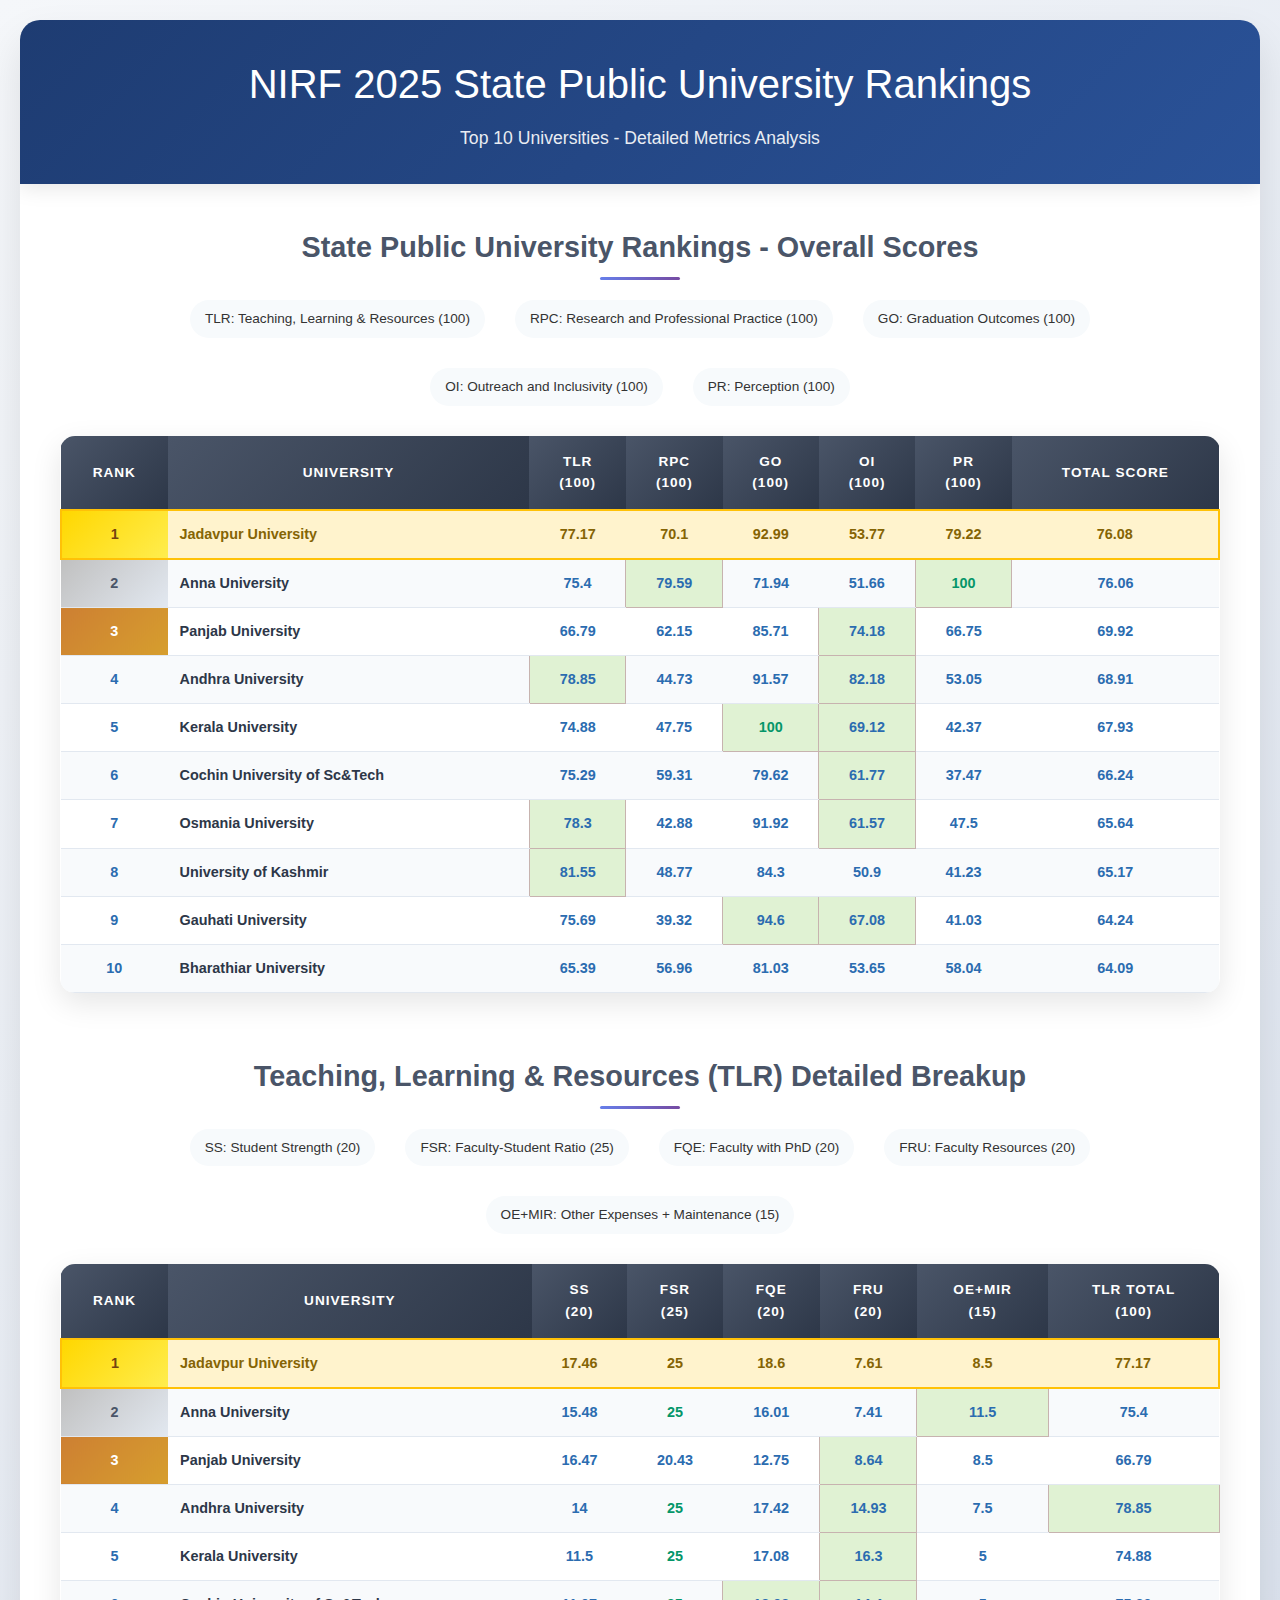
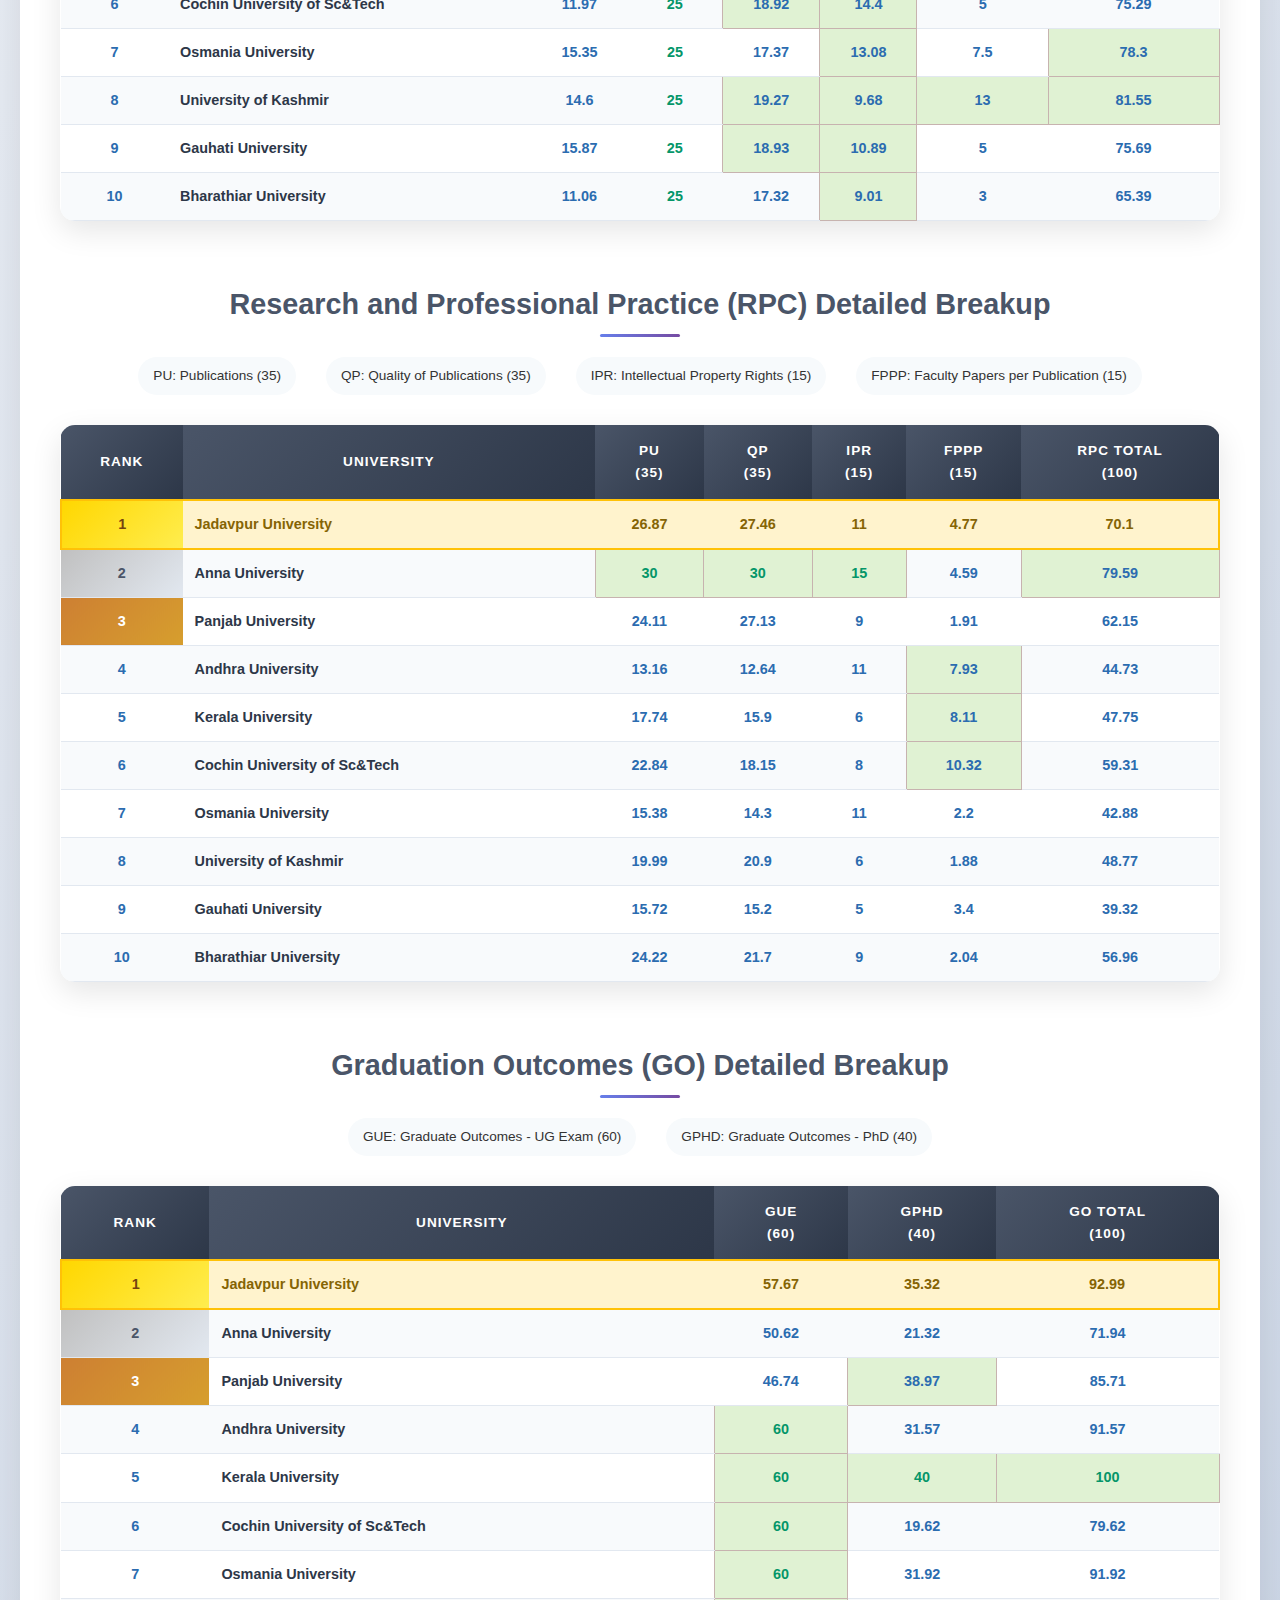
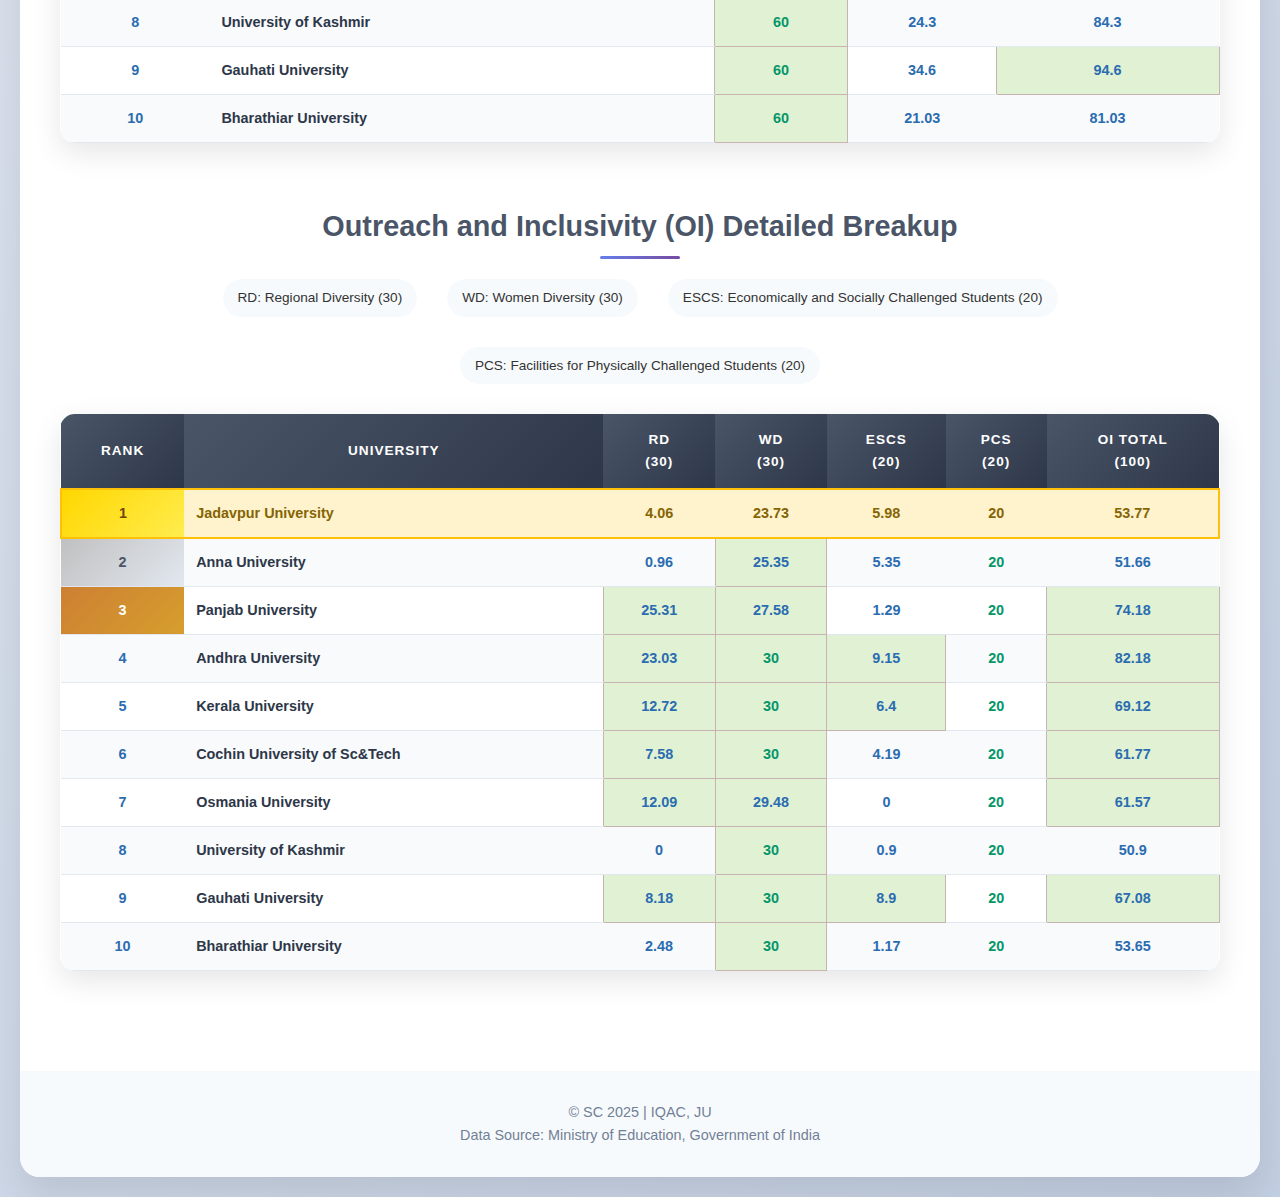
<file: nirf_2025_state univ_tables.html>
<!DOCTYPE html>
<html lang="en">
<head>
    <meta charset="UTF-8">
    <meta name="viewport" content="width=device-width, initial-scale=1.0">
    <title>NIRF 2025 State Public University Rankings</title>
    <style>
        * {
            margin: 0;
            padding: 0;
            box-sizing: border-box;
        }

        body {
            font-family: 'Segoe UI', Tahoma, Geneva, Verdana, sans-serif;
            line-height: 1.6;
            color: #333;
            background: linear-gradient(135deg, #f5f7fa 0%, #c3cfe2 100%);
            min-height: 100vh;
            padding: 20px;
        }

        .container {
            max-width: 1400px;
            margin: 0 auto;
            background: white;
            border-radius: 20px;
            box-shadow: 0 20px 40px rgba(0, 0, 0, 0.1);
            overflow: hidden;
        }

        .header { 
			background: linear-gradient(135deg, #1e3c72 0%, #2a5298 100%); 
			color: white; 
			padding: 2rem 0; 
			text-align: center; 
			box-shadow: 0 4px 20px rgba(0,0,0,0.1); 
		}
		.header h1 { 
			font-size: 2.5rem; 
			font-weight: 300; 
			margin-bottom: 0.5rem; 
		}
		.header p { 
			font-size: 1.1rem; 
			opacity: 0.9; 
		}

        .content {
            padding: 40px;
        }

        .table-section {
            margin-bottom: 60px;
        }

        .table-title {
            font-size: 1.8rem;
            font-weight: 600;
            margin-bottom: 20px;
            text-align: center;
            color: #4a5568;
            position: relative;
        }

        .table-title::after {
            content: '';
            position: absolute;
            bottom: -10px;
            left: 50%;
            transform: translateX(-50%);
            width: 80px;
            height: 3px;
            background: linear-gradient(90deg, #667eea, #764ba2);
            border-radius: 2px;
        }

        .table-container {
            overflow-x: auto;
            border-radius: 15px;
            box-shadow: 0 10px 30px rgba(0, 0, 0, 0.1);
            background: white;
        }

        table {
            width: 100%;
            border-collapse: collapse;
            font-size: 0.9rem;
        }

        th {
            background: linear-gradient(135deg, #4a5568 0%, #2d3748 100%);
            color: white;
            padding: 15px 12px;
            text-align: center;
            font-weight: 600;
            letter-spacing: 1px;
            text-transform: uppercase;
            font-size: 0.85rem;
        }

        td {
            padding: 12px;
            text-align: center;
            border-bottom: 1px solid #e2e8f0;
            transition: all 0.3s ease;
        }

        tr:hover td {
            background-color: #f7fafc;
            transform: scale(1.01);
        }

        tr:nth-child(even) td {
            background-color: #f8fafc;
        }

        .rank-1 td:first-child {
            background: linear-gradient(135deg, #ffd700, #ffed4e);
            color: #744210;
            font-weight: bold;
        }

        .rank-2 td:first-child {
            background: linear-gradient(135deg, #c0c0c0, #e2e8f0);
            color: #4a5568;
            font-weight: bold;
        }

        .rank-3 td:first-child {
            background: linear-gradient(135deg, #cd7f32, #d69e2e);
            color: white;
            font-weight: bold;
        }

        .institute-name {
            text-align: left !important;
            font-weight: 600;
            color: #2d3748;
            max-width: 250px;
        }
		
        .ju-row {
            background-color: #fff3cd !important;
            border: 2px solid #ffc107;
            font-weight: 600;
        }

        .ju-row td {
            color: #856404;
            font-weight: 600;
        }
		
        .higher-rank {
            background-color: #E0F2D3 !important;
            border: 1px solid #C7B3AF;
            font-weight: 500;
        }

        .higher-rank td {
            color: #731302;
            font-weight: 600;
        }
        
        .score {
            font-weight: 600;
            color: #2b6cb0;
        }

        .max-score {
            color: #059669;
            font-weight: bold;
        }

        .footer {
            text-align: center;
            padding: 30px;
            background: #f7fafc;
            color: #718096;
            font-size: 0.9rem;
        }

        @media (max-width: 768px) {
            .header h1 {
                font-size: 2rem;
            }
            
            .content {
                padding: 20px;
            }
            
            table {
                font-size: 0.8rem;
            }
            
            th, td {
                padding: 8px 6px;
            }
        }

        .legend {
            display: flex;
            justify-content: center;
            gap: 30px;
            margin: 30px 0;
            flex-wrap: wrap;
        }

        .legend-item {
            display: flex;
            align-items: center;
            gap: 8px;
            padding: 8px 15px;
            background: #f7fafc;
            border-radius: 20px;
            font-size: 0.85rem;
            font-weight: 500;
        }

        .legend-color {
            width: 15px;
            height: 15px;
            border-radius: 3px;
        }
    </style>
</head>
<body>
    <div class="container">
        <div class="header">
			<h1>NIRF 2025 State Public University Rankings</h1>
			<p>Top 10 Universities - Detailed Metrics Analysis</p>
		</div>

        <div class="content">
            <!-- Overall Rankings Table -->
            <div class="table-section">
                <h2 class="table-title">State Public University Rankings - Overall Scores</h2>
                <div class="legend">
                    <div class="legend-item">
                        <span>TLR: Teaching, Learning & Resources (100)</span>
                    </div>
                    <div class="legend-item">
                        <span>RPC: Research and Professional Practice (100)</span>
                    </div>
                    <div class="legend-item">
                        <span>GO: Graduation Outcomes (100)</span>
                    </div>
                    <div class="legend-item">
                        <span>OI: Outreach and Inclusivity (100)</span>
                    </div>
                    <div class="legend-item">
                        <span>PR: Perception (100)</span>
                    </div>
                </div>
                <div class="table-container">
                    <table>
                        <thead>
                            <tr>
                                <th>Rank</th>
                                <th>University</th>
                                <th>TLR<br>(100)</th>
                                <th>RPC<br>(100)</th>
                                <th>GO<br>(100)</th>
                                <th>OI<br>(100)</th>
                                <th>PR<br>(100)</th>
                                <th>Total Score</th>
                            </tr>
                        </thead>
                        <tbody>
                            <tr class="rank-1 ju-row">
                                <td class="score">1</td>
                                <td class="institute-name">Jadavpur University</td>
                                <td class="score">77.17</td>
                                <td class="score">70.1</td>
                                <td class="score">92.99</td>
                                <td class="score">53.77</td>
                                <td class="score">79.22</td>
                                <td class="score">76.08</td>
                            </tr>
                            <tr class="rank-2">
                                <td class="score">2</td>
                                <td class="institute-name">Anna University</td>
                                <td class="score">75.4</td>
                                <td class="score">79.59</td>
                                <td class="score">71.94</td>
                                <td class="score">51.66</td>
                                <td class="score max-score">100</td>
                                <td class="score">76.06</td>
                            </tr>
                            <tr class="rank-3">
                                <td class="score">3</td>
                                <td class="institute-name">Panjab University</td>
                                <td class="score">66.79</td>
                                <td class="score">62.15</td>
                                <td class="score">85.71</td>
                                <td class="score">74.18</td>
                                <td class="score">66.75</td>
                                <td class="score">69.92</td>
                            </tr>
                            <tr>
                                <td class="score">4</td>
                                <td class="institute-name">Andhra University</td>
                                <td class="score">78.85</td>
                                <td class="score">44.73</td>
                                <td class="score">91.57</td>
                                <td class="score">82.18</td>
                                <td class="score">53.05</td>
                                <td class="score">68.91</td>
                            </tr>
                            <tr>
                                <td class="score">5</td>
                                <td class="institute-name">Kerala University</td>
                                <td class="score">74.88</td>
                                <td class="score">47.75</td>
                                <td class="score max-score">100</td>
                                <td class="score">69.12</td>
                                <td class="score">42.37</td>
                                <td class="score">67.93</td>
                            </tr>
                            <tr>
                                <td class="score">6</td>
                                <td class="institute-name">Cochin University of Sc&Tech</td>
                                <td class="score">75.29</td>
                                <td class="score">59.31</td>
                                <td class="score">79.62</td>
                                <td class="score">61.77</td>
                                <td class="score">37.47</td>
                                <td class="score">66.24</td>
                            </tr>
                            <tr>
                                <td class="score">7</td>
                                <td class="institute-name">Osmania University</td>
                                <td class="score">78.3</td>
                                <td class="score">42.88</td>
                                <td class="score">91.92</td>
                                <td class="score">61.57</td>
                                <td class="score">47.5</td>
                                <td class="score">65.64</td>
                            </tr>
                            <tr>
                                <td class="score">8</td>
                                <td class="institute-name">University of Kashmir</td>
                                <td class="score">81.55</td>
                                <td class="score">48.77</td>
                                <td class="score">84.3</td>
                                <td class="score">50.9</td>
                                <td class="score">41.23</td>
                                <td class="score">65.17</td>
                            </tr>
                            <tr>
                                <td class="score">9</td>
                                <td class="institute-name">Gauhati University</td>
                                <td class="score">75.69</td>
                                <td class="score">39.32</td>
                                <td class="score">94.6</td>
                                <td class="score">67.08</td>
                                <td class="score">41.03</td>
                                <td class="score">64.24</td>
                            </tr>
                            <tr>
                                <td class="score">10</td>
                                <td class="institute-name">Bharathiar University</td>
                                <td class="score">65.39</td>
                                <td class="score">56.96</td>
                                <td class="score">81.03</td>
                                <td class="score">53.65</td>
                                <td class="score">58.04</td>
                                <td class="score">64.09</td>
                            </tr>
                        </tbody>
                    </table>
                </div>
            </div>

            <!-- TLR Detailed Breakup -->
            <div class="table-section">
                <h2 class="table-title">Teaching, Learning & Resources (TLR) Detailed Breakup</h2>
                <div class="legend">
                    <div class="legend-item">
                        <span>SS: Student Strength (20)</span>
                    </div>
                    <div class="legend-item">
                        <span>FSR: Faculty-Student Ratio (25)</span>
                    </div>
                    <div class="legend-item">
                        <span>FQE: Faculty with PhD (20)</span>
                    </div>
                    <div class="legend-item">
                        <span>FRU: Faculty Resources (20)</span>
                    </div>
                    <div class="legend-item">
                        <span>OE+MIR: Other Expenses + Maintenance (15)</span>
                    </div>
                </div>
                <div class="table-container">
                    <table>
                        <thead>
                            <tr>
                                <th>Rank</th>
                                <th>University</th>
                                <th>SS<br>(20)</th>
                                <th>FSR<br>(25)</th>
                                <th>FQE<br>(20)</th>
                                <th>FRU<br>(20)</th>
                                <th>OE+MIR<br>(15)</th>
                                <th>TLR Total<br>(100)</th>
                            </tr>
                        </thead>
                        <tbody>
                            <tr class="rank-1 ju-row">
                                <td class="score">1</td>
                                <td class="institute-name">Jadavpur University</td>
                                <td class="score">17.46</td>
                                <td class="score max-score">25</td>
                                <td class="score">18.6</td>
                                <td class="score">7.61</td>
                                <td class="score">8.5</td>
                                <td class="score">77.17</td>
                            </tr>
                            <tr class="rank-2">
                                <td class="score">2</td>
                                <td class="institute-name">Anna University</td>
                                <td class="score">15.48</td>
                                <td class="score max-score">25</td>
                                <td class="score">16.01</td>
                                <td class="score">7.41</td>
                                <td class="score">11.5</td>
                                <td class="score">75.4</td>
                            </tr>
                            <tr class="rank-3">
                                <td class="score">3</td>
                                <td class="institute-name">Panjab University</td>
                                <td class="score">16.47</td>
                                <td class="score">20.43</td>
                                <td class="score">12.75</td>
                                <td class="score">8.64</td>
                                <td class="score">8.5</td>
                                <td class="score">66.79</td>
                            </tr>
                            <tr>
                                <td class="score">4</td>
                                <td class="institute-name">Andhra University</td>
                                <td class="score">14</td>
                                <td class="score max-score">25</td>
                                <td class="score">17.42</td>
                                <td class="score">14.93</td>
                                <td class="score">7.5</td>
                                <td class="score">78.85</td>
                            </tr>
                            <tr>
                                <td class="score">5</td>
                                <td class="institute-name">Kerala University</td>
                                <td class="score">11.5</td>
                                <td class="score max-score">25</td>
                                <td class="score">17.08</td>
                                <td class="score">16.3</td>
                                <td class="score">5</td>
                                <td class="score">74.88</td>
                            </tr>
                            <tr>
                                <td class="score">6</td>
                                <td class="institute-name">Cochin University of Sc&Tech</td>
                                <td class="score">11.97</td>
                                <td class="score max-score">25</td>
                                <td class="score">18.92</td>
                                <td class="score">14.4</td>
                                <td class="score">5</td>
                                <td class="score">75.29</td>
                            </tr>
                            <tr>
                                <td class="score">7</td>
                                <td class="institute-name">Osmania University</td>
                                <td class="score">15.35</td>
                                <td class="score max-score">25</td>
                                <td class="score">17.37</td>
                                <td class="score">13.08</td>
                                <td class="score">7.5</td>
                                <td class="score">78.3</td>
                            </tr>
                            <tr>
                                <td class="score">8</td>
                                <td class="institute-name">University of Kashmir</td>
                                <td class="score">14.6</td>
                                <td class="score max-score">25</td>
                                <td class="score">19.27</td>
                                <td class="score">9.68</td>
                                <td class="score">13</td>
                                <td class="score">81.55</td>
                            </tr>
                            <tr>
                                <td class="score">9</td>
                                <td class="institute-name">Gauhati University</td>
                                <td class="score">15.87</td>
                                <td class="score max-score">25</td>
                                <td class="score">18.93</td>
                                <td class="score">10.89</td>
                                <td class="score">5</td>
                                <td class="score">75.69</td>
                            </tr>
                            <tr>
                                <td class="score">10</td>
                                <td class="institute-name">Bharathiar University</td>
                                <td class="score">11.06</td>
                                <td class="score max-score">25</td>
                                <td class="score">17.32</td>
                                <td class="score">9.01</td>
                                <td class="score">3</td>
                                <td class="score">65.39</td>
                            </tr>
                        </tbody>
                    </table>
                </div>
            </div>

            <!-- RPC Detailed Breakup -->
            <div class="table-section">
                <h2 class="table-title">Research and Professional Practice (RPC) Detailed Breakup</h2>
                <div class="legend">
                    <div class="legend-item">
                        <span>PU: Publications (35)</span>
                    </div>
                    <div class="legend-item">
                        <span>QP: Quality of Publications (35)</span>
                    </div>
                    <div class="legend-item">
                        <span>IPR: Intellectual Property Rights (15)</span>
                    </div>
                    <div class="legend-item">
                        <span>FPPP: Faculty Papers per Publication (15)</span>
                    </div>
                </div>
                <div class="table-container">
                    <table>
                        <thead>
                            <tr>
                                <th>Rank</th>
                                <th>University</th>
                                <th>PU<br>(35)</th>
                                <th>QP<br>(35)</th>
                                <th>IPR<br>(15)</th>
                                <th>FPPP<br>(15)</th>
                                <th>RPC Total<br>(100)</th>
                            </tr>
                        </thead>
                        <tbody>
                            <tr class="rank-1 ju-row">
                                <td class="score">1</td>
                                <td class="institute-name">Jadavpur University</td>
                                <td class="score">26.87</td>
                                <td class="score">27.46</td>
                                <td class="score">11</td>
                                <td class="score">4.77</td>
                                <td class="score">70.1</td>
                            </tr>
                            <tr class="rank-2">
                                <td class="score">2</td>
                                <td class="institute-name">Anna University</td>
                                <td class="score max-score">30</td>
                                <td class="score max-score">30</td>
                                <td class="score max-score">15</td>
                                <td class="score">4.59</td>
                                <td class="score">79.59</td>
                            </tr>
                            <tr class="rank-3">
                                <td class="score">3</td>
                                <td class="institute-name">Panjab University</td>
                                <td class="score">24.11</td>
                                <td class="score">27.13</td>
                                <td class="score">9</td>
                                <td class="score">1.91</td>
                                <td class="score">62.15</td>
                            </tr>
                            <tr>
                                <td class="score">4</td>
                                <td class="institute-name">Andhra University</td>
                                <td class="score">13.16</td>
                                <td class="score">12.64</td>
                                <td class="score">11</td>
                                <td class="score">7.93</td>
                                <td class="score">44.73</td>
                            </tr>
                            <tr>
                                <td class="score">5</td>
                                <td class="institute-name">Kerala University</td>
                                <td class="score">17.74</td>
                                <td class="score">15.9</td>
                                <td class="score">6</td>
                                <td class="score">8.11</td>
                                <td class="score">47.75</td>
                            </tr>
                            <tr>
                                <td class="score">6</td>
                                <td class="institute-name">Cochin University of Sc&Tech</td>
                                <td class="score">22.84</td>
                                <td class="score">18.15</td>
                                <td class="score">8</td>
                                <td class="score">10.32</td>
                                <td class="score">59.31</td>
                            </tr>
                            <tr>
                                <td class="score">7</td>
                                <td class="institute-name">Osmania University</td>
                                <td class="score">15.38</td>
                                <td class="score">14.3</td>
                                <td class="score">11</td>
                                <td class="score">2.2</td>
                                <td class="score">42.88</td>
                            </tr>
                            <tr>
                                <td class="score">8</td>
                                <td class="institute-name">University of Kashmir</td>
                                <td class="score">19.99</td>
                                <td class="score">20.9</td>
                                <td class="score">6</td>
                                <td class="score">1.88</td>
                                <td class="score">48.77</td>
                            </tr>
                            <tr>
                                <td class="score">9</td>
                                <td class="institute-name">Gauhati University</td>
                                <td class="score">15.72</td>
                                <td class="score">15.2</td>
                                <td class="score">5</td>
                                <td class="score">3.4</td>
                                <td class="score">39.32</td>
                            </tr>
                            <tr>
                                <td class="score">10</td>
                                <td class="institute-name">Bharathiar University</td>
                                <td class="score">24.22</td>
                                <td class="score">21.7</td>
                                <td class="score">9</td>
                                <td class="score">2.04</td>
                                <td class="score">56.96</td>
                            </tr>
                        </tbody>
                    </table>
                </div>
            </div>

            <!-- GO Detailed Breakup -->
            <div class="table-section">
                <h2 class="table-title">Graduation Outcomes (GO) Detailed Breakup</h2>
                <div class="legend">
                    <div class="legend-item">
                        <span>GUE: Graduate Outcomes - UG Exam (60)</span>
                    </div>
                    <div class="legend-item">
                        <span>GPHD: Graduate Outcomes - PhD (40)</span>
                    </div>
                </div>
                <div class="table-container">
                    <table>
                        <thead>
                            <tr>
                                <th>Rank</th>
                                <th>University</th>
                                <th>GUE<br>(60)</th>
                                <th>GPHD<br>(40)</th>
                                <th>GO Total<br>(100)</th>
                            </tr>
                        </thead>
                        <tbody>
                            <tr class="rank-1 ju-row">
                                <td class="score">1</td>
                                <td class="institute-name">Jadavpur University</td>
                                <td class="score">57.67</td>
                                <td class="score">35.32</td>
                                <td class="score">92.99</td>
                            </tr>
                            <tr class="rank-2">
                                <td class="score">2</td>
                                <td class="institute-name">Anna University</td>
                                <td class="score">50.62</td>
                                <td class="score">21.32</td>
                                <td class="score">71.94</td>
                            </tr>
                            <tr class="rank-3">
                                <td class="score">3</td>
                                <td class="institute-name">Panjab University</td>
                                <td class="score">46.74</td>
                                <td class="score">38.97</td>
                                <td class="score">85.71</td>
                            </tr>
                            <tr>
                                <td class="score">4</td>
                                <td class="institute-name">Andhra University</td>
                                <td class="score max-score">60</td>
                                <td class="score">31.57</td>
                                <td class="score">91.57</td>
                            </tr>
                            <tr>
                                <td class="score">5</td>
                                <td class="institute-name">Kerala University</td>
                                <td class="score max-score">60</td>
                                <td class="score max-score">40</td>
                                <td class="score max-score">100</td>
                            </tr>
                            <tr>
                                <td class="score">6</td>
                                <td class="institute-name">Cochin University of Sc&Tech</td>
                                <td class="score max-score">60</td>
                                <td class="score">19.62</td>
                                <td class="score">79.62</td>
                            </tr>
                            <tr>
                                <td class="score">7</td>
                                <td class="institute-name">Osmania University</td>
                                <td class="score max-score">60</td>
                                <td class="score">31.92</td>
                                <td class="score">91.92</td>
                            </tr>
                            <tr>
                                <td class="score">8</td>
                                <td class="institute-name">University of Kashmir</td>
                                <td class="score max-score">60</td>
                                <td class="score">24.3</td>
                                <td class="score">84.3</td>
                            </tr>
                            <tr>
                                <td class="score">9</td>
                                <td class="institute-name">Gauhati University</td>
                                <td class="score max-score">60</td>
                                <td class="score">34.6</td>
                                <td class="score">94.6</td>
                            </tr>
                            <tr>
                                <td class="score">10</td>
                                <td class="institute-name">Bharathiar University</td>
                                <td class="score max-score">60</td>
                                <td class="score">21.03</td>
                                <td class="score">81.03</td>
                            </tr>
                        </tbody>
                    </table>
                </div>
            </div>

            <!-- OI Detailed Breakup -->
            <div class="table-section">
                <h2 class="table-title">Outreach and Inclusivity (OI) Detailed Breakup</h2>
                <div class="legend">
                    <div class="legend-item">
                        <span>RD: Regional Diversity (30)</span>
                    </div>
                    <div class="legend-item">
                        <span>WD: Women Diversity (30)</span>
                    </div>
                    <div class="legend-item">
                        <span>ESCS: Economically and Socially Challenged Students (20)</span>
                    </div>
                    <div class="legend-item">
                        <span>PCS: Facilities for Physically Challenged Students (20)</span>
                    </div>
                </div>
                <div class="table-container">
                    <table>
                        <thead>
                            <tr>
                                <th>Rank</th>
                                <th>University</th>
                                <th>RD<br>(30)</th>
                                <th>WD<br>(30)</th>
                                <th>ESCS<br>(20)</th>
                                <th>PCS<br>(20)</th>
                                <th>OI Total<br>(100)</th>
                            </tr>
                        </thead>
                        <tbody>
                            <tr class="rank-1 ju-row">
                                <td class="score">1</td>
                                <td class="institute-name">Jadavpur University</td>
                                <td class="score">4.06</td>
                                <td class="score">23.73</td>
                                <td class="score">5.98</td>
                                <td class="score max-score">20</td>
                                <td class="score">53.77</td>
                            </tr>
                            <tr class="rank-2">
                                <td class="score">2</td>
                                <td class="institute-name">Anna University</td>
                                <td class="score">0.96</td>
                                <td class="score">25.35</td>
                                <td class="score">5.35</td>
                                <td class="score max-score">20</td>
                                <td class="score">51.66</td>
                            </tr>
                            <tr class="rank-3">
                                <td class="score">3</td>
                                <td class="institute-name">Panjab University</td>
                                <td class="score">25.31</td>
                                <td class="score">27.58</td>
                                <td class="score">1.29</td>
                                <td class="score max-score">20</td>
                                <td class="score">74.18</td>
                            </tr>
                            <tr>
                                <td class="score">4</td>
                                <td class="institute-name">Andhra University</td>
                                <td class="score">23.03</td>
                                <td class="score max-score">30</td>
                                <td class="score">9.15</td>
                                <td class="score max-score">20</td>
                                <td class="score">82.18</td>
                            </tr>
                            <tr>
                                <td class="score">5</td>
                                <td class="institute-name">Kerala University</td>
                                <td class="score">12.72</td>
                                <td class="score max-score">30</td>
                                <td class="score">6.4</td>
                                <td class="score max-score">20</td>
                                <td class="score">69.12</td>
                            </tr>
                            <tr>
                                <td class="score">6</td>
                                <td class="institute-name">Cochin University of Sc&Tech</td>
                                <td class="score">7.58</td>
                                <td class="score max-score">30</td>
                                <td class="score">4.19</td>
                                <td class="score max-score">20</td>
                                <td class="score">61.77</td>
                            </tr>
                            <tr>
                                <td class="score">7</td>
                                <td class="institute-name">Osmania University</td>
                                <td class="score">12.09</td>
                                <td class="score">29.48</td>
                                <td class="score">0</td>
                                <td class="score max-score">20</td>
                                <td class="score">61.57</td>
                            </tr>
                            <tr>
                                <td class="score">8</td>
                                <td class="institute-name">University of Kashmir</td>
                                <td class="score">0</td>
                                <td class="score max-score">30</td>
                                <td class="score">0.9</td>
                                <td class="score max-score">20</td>
                                <td class="score">50.9</td>
                            </tr>
                            <tr>
                                <td class="score">9</td>
                                <td class="institute-name">Gauhati University</td>
                                <td class="score">8.18</td>
                                <td class="score max-score">30</td>
                                <td class="score">8.9</td>
                                <td class="score max-score">20</td>
                                <td class="score">67.08</td>
                            </tr>
                            <tr>
                                <td class="score">10</td>
                                <td class="institute-name">Bharathiar University</td>
                                <td class="score">2.48</td>
                                <td class="score max-score">30</td>
                                <td class="score">1.17</td>
                                <td class="score max-score">20</td>
                                <td class="score">53.65</td>
                            </tr>
                        </tbody>
                    </table>
                </div>
            </div>
        </div>

        <footer class="footer">
            <p>© SC 2025 | IQAC, JU</p>
            <p>Data Source: Ministry of Education, Government of India</p>
        </footer>
    </div>
<script>
document.addEventListener("DOMContentLoaded", function() {
    document.querySelectorAll("table").forEach(table => {
        const juRow = table.querySelector(".ju-row");
        if (!juRow) return;

        const juCells = juRow.querySelectorAll("td");

        table.querySelectorAll("tbody tr").forEach(row => {
            if (row.classList.contains("ju-row")) return;

            const cells = row.querySelectorAll("td");

            // Skip Rank (0) and University Name (1), compare numeric columns only
            for (let i = 2; i < juCells.length; i++) {
                const juScore = parseFloat(juCells[i].textContent) || 0;
                const score = parseFloat(cells[i].textContent) || 0;

                if (score > juScore) {
                    cells[i].classList.add("higher-rank");
                }
            }
        });
    });
});
</script>
	
</body>
</html>
</file>
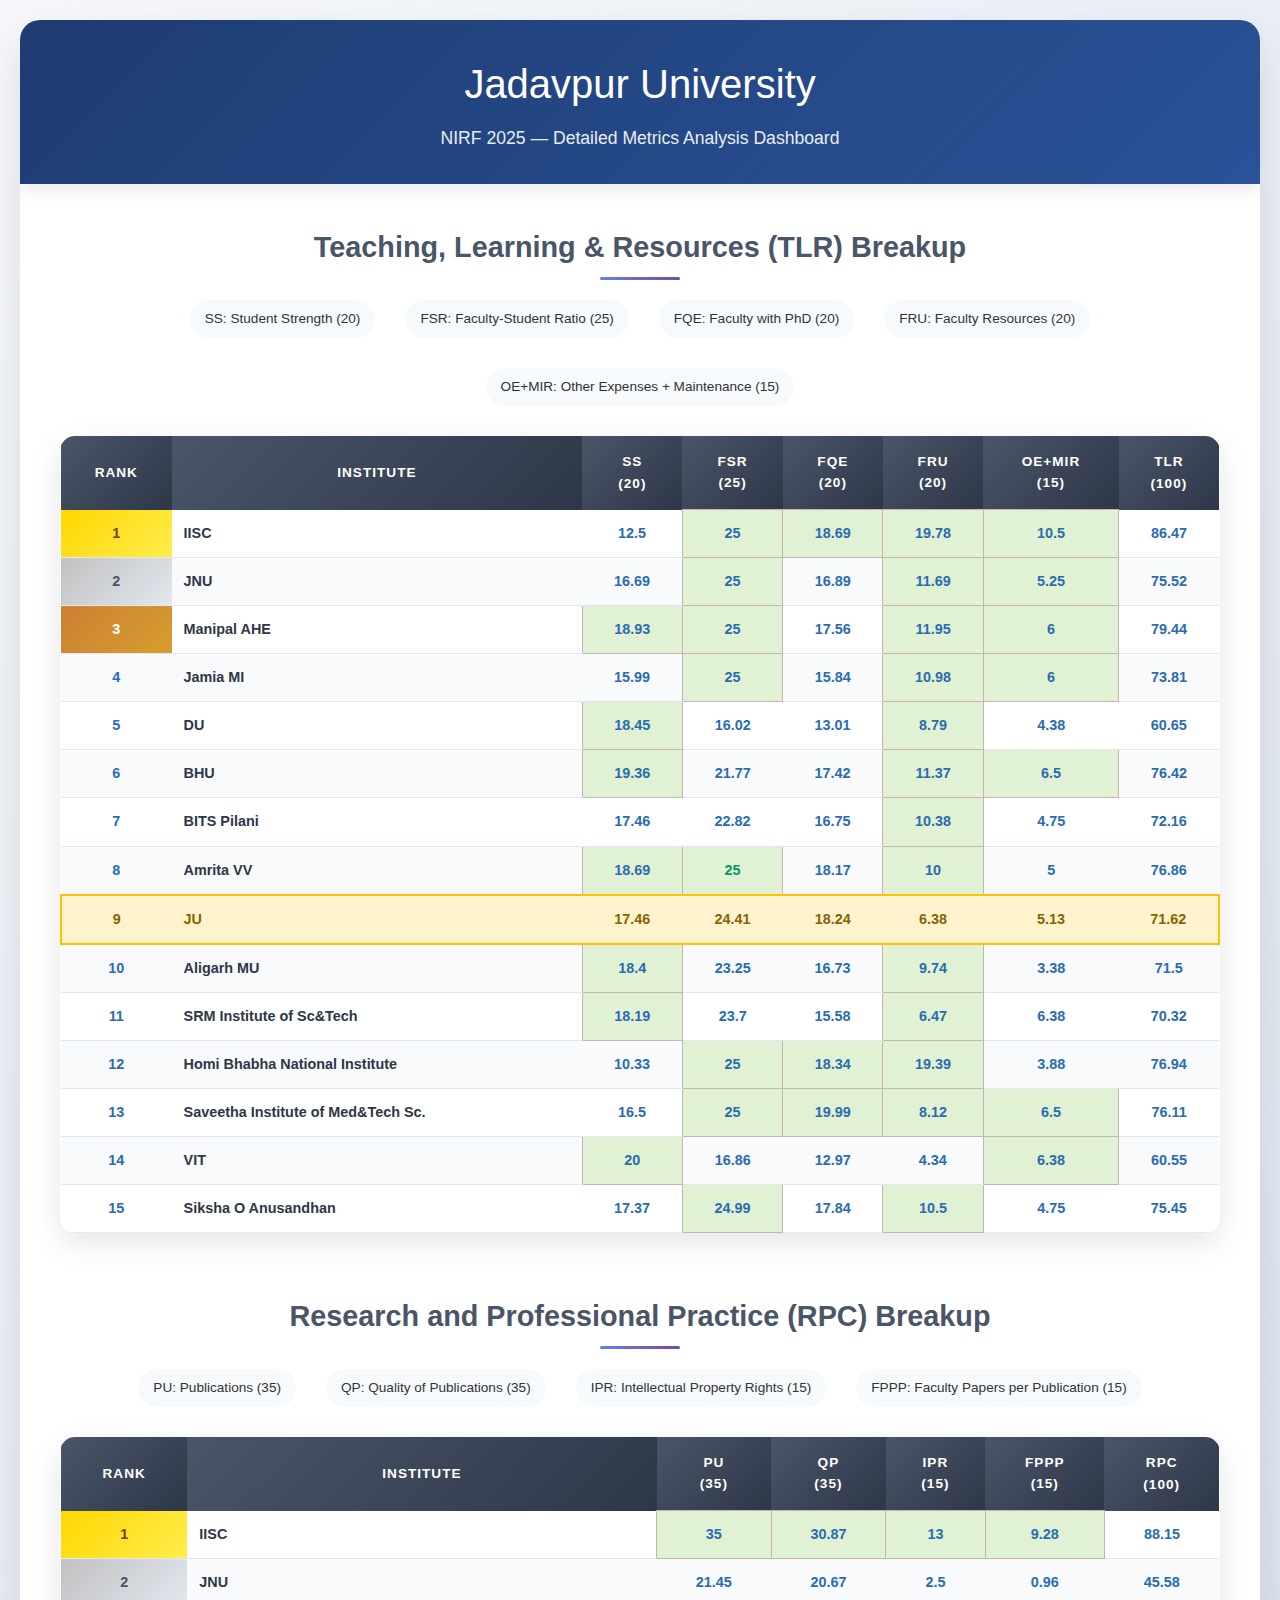
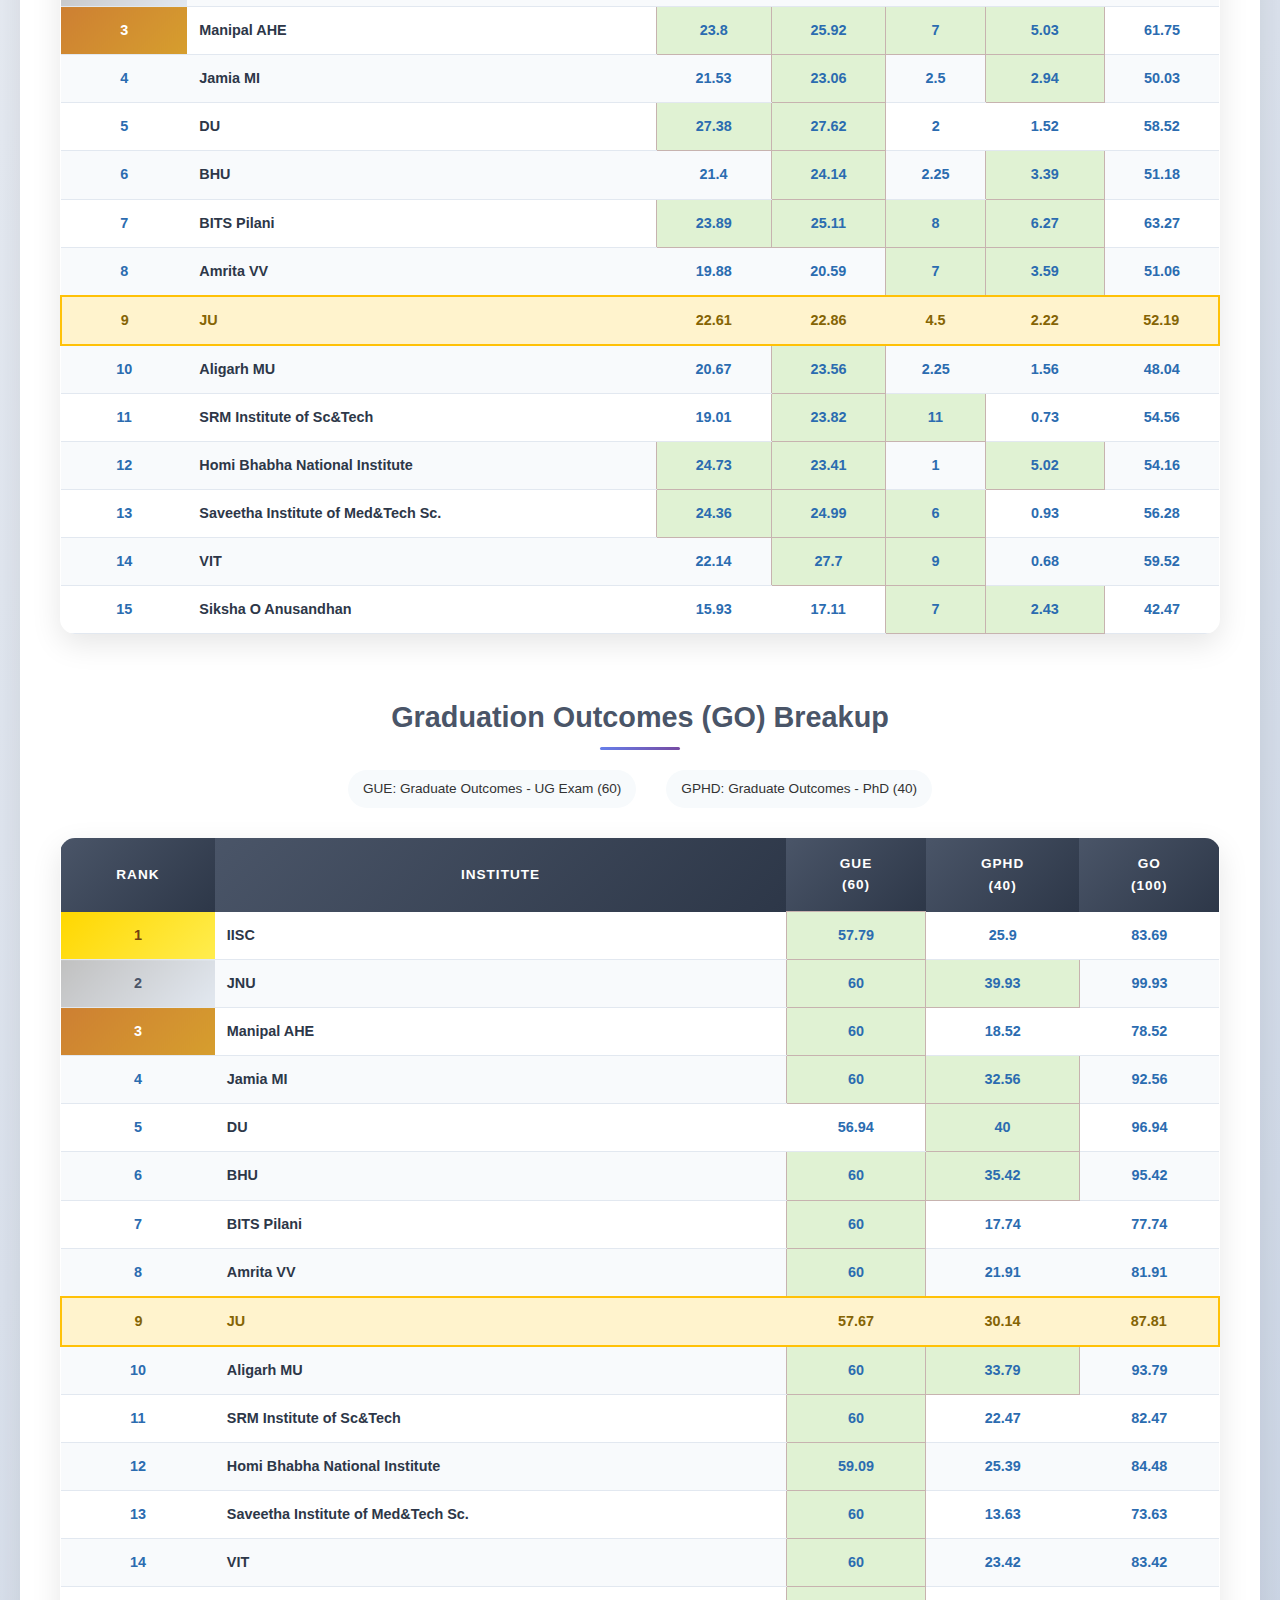
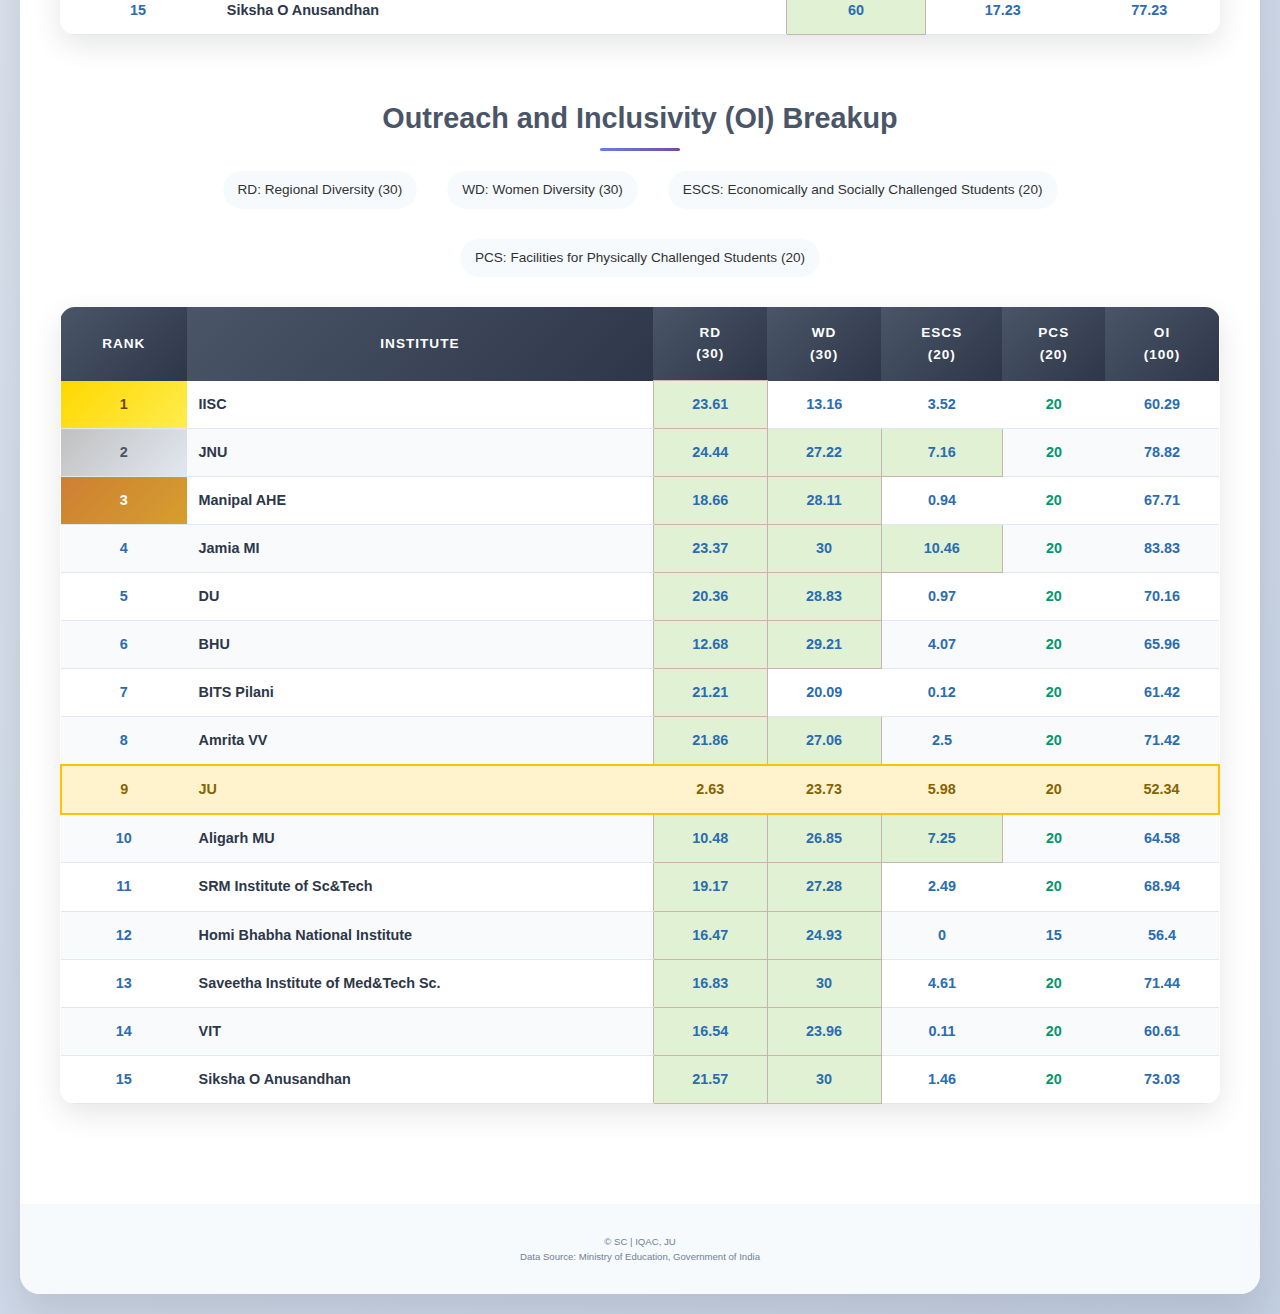
<file: nirf_2025_tables.html>
<!DOCTYPE html>
<html lang="en">
<head>
    <meta charset="UTF-8">
    <meta name="viewport" content="width=device-width, initial-scale=1.0">
    <title>NIRF 2025 Detailed Sub-metrics Breakup</title>
    <style>
        * {
            margin: 0;
            padding: 0;
            box-sizing: border-box;
        }

        body {
            font-family: 'Segoe UI', Tahoma, Geneva, Verdana, sans-serif;
            line-height: 1.6;
            color: #333;
            background: linear-gradient(135deg, #f5f7fa 0%, #c3cfe2 100%);
            min-height: 100vh;
            padding: 20px;
        }

        .container {
            max-width: 1400px;
            margin: 0 auto;
            background: white;
            border-radius: 20px;
            box-shadow: 0 20px 40px rgba(0, 0, 0, 0.1);
            overflow: hidden;
        }

        .header { 
			background: linear-gradient(135deg, #1e3c72 0%, #2a5298 100%); 
			color: white; 
			padding: 2rem 0; 
			text-align: center; 
			box-shadow: 0 4px 20px rgba(0,0,0,0.1); 
		}
		.header h1 { 
			font-size: 2.5rem; 
			font-weight: 300; 
			margin-bottom: 0.5rem; 
		}
		.header p { 
			font-size: 1.1rem; 
			opacity: 0.9; 
		}
			

        .content {
            padding: 40px;
        }

        .table-section {
            margin-bottom: 60px;
        }

        .table-title {
            font-size: 1.8rem;
            font-weight: 600;
            margin-bottom: 20px;
            text-align: center;
            color: #4a5568;
            position: relative;
        }

        .table-title::after {
            content: '';
            position: absolute;
            bottom: -10px;
            left: 50%;
            transform: translateX(-50%);
            width: 80px;
            height: 3px;
            background: linear-gradient(90deg, #667eea, #764ba2);
            border-radius: 2px;
        }

        .table-container {
            overflow-x: auto;
            border-radius: 15px;
            box-shadow: 0 10px 30px rgba(0, 0, 0, 0.1);
            background: white;
        }

        table {
            width: 100%;
            border-collapse: collapse;
            font-size: 0.9rem;
        }

        th {
            background: linear-gradient(135deg, #4a5568 0%, #2d3748 100%);
            color: white;
            padding: 15px 12px;
            text-align: center;
            font-weight: 600;
            letter-spacing: 1px;
            text-transform: uppercase;
            font-size: 0.85rem;
        }

        td {
            padding: 12px;
            text-align: center;
            border-bottom: 1px solid #e2e8f0;
            transition: all 0.3s ease;
        }

        tr:hover td {
            background-color: #f7fafc;
            transform: scale(1.01);
        }

        tr:nth-child(even) td {
            background-color: #f8fafc;
        }

        .rank-1 td:first-child {
            background: linear-gradient(135deg, #ffd700, #ffed4e);
            color: #744210;
            font-weight: bold;
        }

        .rank-2 td:first-child {
            background: linear-gradient(135deg, #c0c0c0, #e2e8f0);
            color: #4a5568;
            font-weight: bold;
        }

        .rank-3 td:first-child {
            background: linear-gradient(135deg, #cd7f32, #d69e2e);
            color: white;
            font-weight: bold;
        }

        .institute-name {
            text-align: left !important;
            font-weight: 600;
            color: #2d3748;
            max-width: 250px;
        }
		.ju-row {
            background-color: #fff3cd !important;
            border: 2px solid #ffc107;
            font-weight: 600;
        }

        .ju-row td {
            color: #856404;
            font-weight: 600;
        }
		.higher-rank {
            background-color: #E0F2D3 !important;
            border: 1px solid #C7B3AF;
            font-weight: 500;
        }

        .higher-rank td {
            color: #731302;
            font-weight: 600;
        }
        .score {
            font-weight: 600;
            color: #2b6cb0;
        }

        .max-score {
            color: #059669;
            font-weight: bold;
        }

        .footer {
            text-align: center;
            padding: 30px;
            background: #f7fafc;
            color: #718096;
            font-size: 0.6rem;
        }

        @media (max-width: 768px) {
            .header h1 {
                font-size: 2rem;
            }
            
            .content {
                padding: 20px;
            }
            
            table {
                font-size: 0.8rem;
            }
            
            th, td {
                padding: 8px 6px;
            }
        }

        .legend {
            display: flex;
            justify-content: center;
            gap: 30px;
            margin: 30px 0;
            flex-wrap: wrap;
        }

        .legend-item {
            display: flex;
            align-items: center;
            gap: 8px;
            padding: 8px 15px;
            background: #f7fafc;
            border-radius: 20px;
            font-size: 0.85rem;
            font-weight: 500;
        }

        .legend-color {
            width: 15px;
            height: 15px;
            border-radius: 3px;
        }
    </style>
</head>
<body>
    <div class="container">
        <div class="header">
			<h1>Jadavpur University</h1>
			<p>NIRF 2025 — Detailed Metrics Analysis Dashboard</p>
		 </div>

        <div class="content">
            <!-- TLR Breakup Table -->
            <div class="table-section">
                <h2 class="table-title">Teaching, Learning & Resources (TLR) Breakup</h2>
                <div class="legend">
                    <div class="legend-item">
                        <span>SS: Student Strength (20)</span>
                    </div>
                    <div class="legend-item">
                        <span>FSR: Faculty-Student Ratio (25)</span>
                    </div>
                    <div class="legend-item">
                        <span>FQE: Faculty with PhD (20)</span>
                    </div>
                    <div class="legend-item">
                        <span>FRU: Faculty Resources (20)</span>
                    </div>
                    <div class="legend-item">
                        <span>OE+MIR: Other Expenses + Maintenance (15)</span>
                    </div>
                </div>
                <div class="table-container">
                    <table>
                        <thead>
                            <tr>
                                <th>Rank</th>
                                <th>Institute</th>
                                <th>SS<br>(20)</th>
                                <th>FSR<br>(25)</th>
                                <th>FQE<br>(20)</th>
                                <th>FRU<br>(20)</th>
                                <th>OE+MIR<br>(15)</th>
                                <th>TLR<br>(100)</th>
                            </tr>
                        </thead>
                        <tbody>
                            <tr class="rank-1">
                                <td class="score">1</td>
                                <td class="institute-name">IISC</td>
                                <td class="score">12.5</td>
                                <td class="score higher-rank">25</td>
                                <td class="score higher-rank">18.69</td>
                                <td class="score higher-rank">19.78</td>
                                <td class="score higher-rank">10.5</td>
                                <td class="score">86.47</td>
                            </tr>
                            <tr class="rank-2">
                                <td class="score">2</td>
                                <td class="institute-name">JNU</td>
                                <td class="score">16.69</td>
                                <td class="score higher-rank">25</td>
                                <td class="score">16.89</td>
                                <td class="score higher-rank">11.69</td>
                                <td class="score higher-rank">5.25</td>
                                <td class="score">75.52</td>
                            </tr>
                            <tr class="rank-3">
                                <td class="score">3</td>
                                <td class="institute-name">Manipal AHE</td>
                                <td class="score higher-rank">18.93</td>
                                <td class="score higher-rank">25</td>
                                <td class="score">17.56</td>
                                <td class="score higher-rank">11.95</td>
                                <td class="score higher-rank">6</td>
                                <td class="score">79.44</td>
                            </tr>
                            <tr>
                                <td class="score">4</td>
                                <td class="institute-name">Jamia MI</td>
                                <td class="score">15.99</td>
                                <td class="score higher-rank">25</td>
                                <td class="score">15.84</td>
                                <td class="score higher-rank">10.98</td>
                                <td class="score higher-rank">6</td>
                                <td class="score">73.81</td>
                            </tr>
                            <tr>
                                <td class="score">5</td>
                                <td class="institute-name">DU</td>
                                <td class="score higher-rank">18.45</td>
                                <td class="score">16.02</td>
                                <td class="score">13.01</td>
                                <td class="score higher-rank">8.79</td>
                                <td class="score">4.38</td>
                                <td class="score">60.65</td>
                            </tr>
                            <tr>
                                <td class="score">6</td>
                                <td class="institute-name">BHU</td>
                                <td class="score higher-rank">19.36</td>
                                <td class="score">21.77</td>
                                <td class="score">17.42</td>
                                <td class="score higher-rank">11.37</td>
                                <td class="score higher-rank">6.5</td>
                                <td class="score">76.42</td>
                            </tr>
                            <tr>
                                <td class="score">7</td>
                                <td class="institute-name">BITS Pilani</td>
                                <td class="score">17.46</td>
                                <td class="score">22.82</td>
                                <td class="score">16.75</td>
                                <td class="score higher-rank">10.38</td>
                                <td class="score">4.75</td>
                                <td class="score">72.16</td>
                            </tr>
                            <tr>
                                <td class="score">8</td>
                                <td class="institute-name">Amrita VV</td>
                                <td class="score higher-rank">18.69</td>
                                <td class="score max-score higher-rank">25</td>
                                <td class="score">18.17</td>
                                <td class="score higher-rank">10</td>
                                <td class="score">5</td>
                                <td class="score">76.86</td>
                            </tr>
                            <tr class="ju-row">
                                <td class="score">9</td>
                                <td class="institute-name">JU</td>
                                <td class="score">17.46</td>
                                <td class="score">24.41</td>
                                <td class="score">18.24</td>
                                <td class="score">6.38</td>
                                <td class="score">5.13</td>
                                <td class="score">71.62</td>
                            </tr>
                            <tr>
                                <td class="score">10</td>
                                <td class="institute-name">Aligarh MU</td>
                                <td class="score higher-rank">18.4</td>
                                <td class="score">23.25</td>
                                <td class="score">16.73</td>
                                <td class="score higher-rank">9.74</td>
                                <td class="score">3.38</td>
                                <td class="score">71.5</td>
                            </tr>
                            <tr>
                                <td class="score">11</td>
                                <td class="institute-name">SRM Institute of Sc&Tech</td>
                                <td class="score higher-rank">18.19</td>
                                <td class="score">23.7</td>
                                <td class="score">15.58</td>
                                <td class="score higher-rank">6.47</td>
                                <td class="score">6.38</td>
                                <td class="score">70.32</td>
                            </tr>
                            <tr>
                                <td class="score">12</td>
                                <td class="institute-name">Homi Bhabha National Institute</td>
                                <td class="score">10.33</td>
                                <td class="score higher-rank">25</td>
                                <td class="score higher-rank">18.34</td>
                                <td class="score higher-rank">19.39</td>
                                <td class="score">3.88</td>
                                <td class="score">76.94</td>
                            </tr>
                            <tr>
                                <td class="score">13</td>
                                <td class="institute-name">Saveetha Institute of Med&Tech Sc.</td>
                                <td class="score">16.5</td>
                                <td class="score higher-rank">25</td>
                                <td class="score higher-rank">19.99</td>
                                <td class="score higher-rank">8.12</td>
                                <td class="score higher-rank">6.5</td>
                                <td class="score">76.11</td>
                            </tr>
                            <tr>
                                <td class="score">14</td>
                                <td class="institute-name">VIT</td>
                                <td class="score higher-rank">20</td>
                                <td class="score">16.86</td>
                                <td class="score">12.97</td>
                                <td class="score">4.34</td>
                                <td class="score higher-rank">6.38</td>
                                <td class="score">60.55</td>
                            </tr>
                            <tr>
                                <td class="score">15</td>
                                <td class="institute-name">Siksha O Anusandhan</td>
                                <td class="score">17.37</td>
                                <td class="score higher-rank">24.99</td>
                                <td class="score">17.84</td>
                                <td class="score higher-rank">10.5</td>
                                <td class="score">4.75</td>
                                <td class="score">75.45</td>
                            </tr>
                        </tbody>
                    </table>
                </div>
            </div>

            <!-- RPC Breakup Table -->
            <div class="table-section">
                <h2 class="table-title">Research and Professional Practice (RPC) Breakup</h2>
                <div class="legend">
                    <div class="legend-item">
                        <span>PU: Publications (35)</span>
                    </div>
                    <div class="legend-item">
                        <span>QP: Quality of Publications (35)</span>
                    </div>
                    <div class="legend-item">
                        <span>IPR: Intellectual Property Rights (15)</span>
                    </div>
                    <div class="legend-item">
                        <span>FPPP: Faculty Papers per Publication (15)</span>
                    </div>
                </div>
                <div class="table-container">
                    <table>
                        <thead>
                            <tr>
                                <th>Rank</th>
                                <th>Institute</th>
                                <th>PU<br>(35)</th>
                                <th>QP<br>(35)</th>
                                <th>IPR<br>(15)</th>
                                <th>FPPP<br>(15)</th>
                                <th>RPC<br>(100)</th>
                            </tr>
                        </thead>
                        <tbody>
                            <tr class="rank-1">
                                <td class="score">1</td>
                                <td class="institute-name">IISC</td>
                                <td class="score higher-rank">35</td>
                                <td class="score higher-rank">30.87</td>
                                <td class="score higher-rank">13</td>
                                <td class="score higher-rank">9.28</td>
                                <td class="score">88.15</td>
                            </tr>
                            <tr class="rank-2">
                                <td class="score">2</td>
                                <td class="institute-name">JNU</td>
                                <td class="score">21.45</td>
                                <td class="score">20.67</td>
                                <td class="score">2.5</td>
                                <td class="score">0.96</td>
                                <td class="score">45.58</td>
                            </tr>
                            <tr class="rank-3">
                                <td class="score">3</td>
                                <td class="institute-name">Manipal AHE</td>
                                <td class="score higher-rank">23.8</td>
                                <td class="score higher-rank">25.92</td>
                                <td class="score higher-rank">7</td>
                                <td class="score higher-rank">5.03</td>
                                <td class="score">61.75</td>
                            </tr>
                            <tr>
                                <td class="score">4</td>
                                <td class="institute-name">Jamia MI</td>
                                <td class="score">21.53</td>
                                <td class="score higher-rank">23.06</td>
                                <td class="score">2.5</td>
                                <td class="score higher-rank">2.94</td>
                                <td class="score">50.03</td>
                            </tr>
                            <tr>
                                <td class="score">5</td>
                                <td class="institute-name">DU</td>
                                <td class="score higher-rank">27.38</td>
                                <td class="score higher-rank">27.62</td>
                                <td class="score">2</td>
                                <td class="score">1.52</td>
                                <td class="score">58.52</td>
                            </tr>
                            <tr>
                                <td class="score">6</td>
                                <td class="institute-name">BHU</td>
                                <td class="score">21.4</td>
                                <td class="score higher-rank">24.14</td>
                                <td class="score">2.25</td>
                                <td class="score higher-rank">3.39</td>
                                <td class="score">51.18</td>
                            </tr>
                            <tr>
                                <td class="score">7</td>
                                <td class="institute-name">BITS Pilani</td>
                                <td class="score higher-rank">23.89</td>
                                <td class="score higher-rank">25.11</td>
                                <td class="score higher-rank">8</td>
                                <td class="score higher-rank">6.27</td>
                                <td class="score">63.27</td>
                            </tr>
                            <tr>
                                <td class="score">8</td>
                                <td class="institute-name">Amrita VV</td>
                                <td class="score">19.88</td>
                                <td class="score">20.59</td>
                                <td class="score higher-rank">7</td>
                                <td class="score higher-rank">3.59</td>
                                <td class="score">51.06</td>
                            </tr>
                            <tr class="ju-row">
                                <td class="score">9</td>
                                <td class="institute-name">JU</td>
                                <td class="score">22.61</td>
                                <td class="score">22.86</td>
                                <td class="score">4.5</td>
                                <td class="score">2.22</td>
                                <td class="score">52.19</td>
                            </tr>
                            <tr>
                                <td class="score">10</td>
                                <td class="institute-name">Aligarh MU</td>
                                <td class="score">20.67</td>
                                <td class="score higher-rank">23.56</td>
                                <td class="score">2.25</td>
                                <td class="score">1.56</td>
                                <td class="score">48.04</td>
                            </tr>
                            <tr>
                                <td class="score">11</td>
                                <td class="institute-name">SRM Institute of Sc&Tech</td>
                                <td class="score">19.01</td>
                                <td class="score higher-rank">23.82</td>
                                <td class="score higher-rank">11</td>
                                <td class="score">0.73</td>
                                <td class="score">54.56</td>
                            </tr>
                            <tr>
                                <td class="score">12</td>
                                <td class="institute-name">Homi Bhabha National Institute</td>
                                <td class="score higher-rank">24.73</td>
                                <td class="score higher-rank">23.41</td>
                                <td class="score">1</td>
                                <td class="score higher-rank">5.02</td>
                                <td class="score">54.16</td>
                            </tr>
                            <tr>
                                <td class="score">13</td>
                                <td class="institute-name">Saveetha Institute of Med&Tech Sc.</td>
                                <td class="score higher-rank">24.36</td>
                                <td class="score higher-rank">24.99</td>
                                <td class="score higher-rank">6</td>
                                <td class="score">0.93</td>
                                <td class="score">56.28</td>
                            </tr>
                            <tr>
                                <td class="score">14</td>
                                <td class="institute-name">VIT</td>
                                <td class="score">22.14</td>
                                <td class="score higher-rank">27.7</td>
                                <td class="score higher-rank">9</td>
                                <td class="score">0.68</td>
                                <td class="score">59.52</td>
                            </tr>
                            <tr>
                                <td class="score">15</td>
                                <td class="institute-name">Siksha O Anusandhan</td>
                                <td class="score">15.93</td>
                                <td class="score">17.11</td>
                                <td class="score higher-rank">7</td>
                                <td class="score higher-rank">2.43</td>
                                <td class="score">42.47</td>
                            </tr>
                        </tbody>
                    </table>
                </div>
            </div>

            <!-- GO Breakup Table -->
            <div class="table-section">
                <h2 class="table-title">Graduation Outcomes (GO) Breakup</h2>
                <div class="legend">
                    <div class="legend-item">
                        <span>GUE: Graduate Outcomes - UG Exam (60)</span>
                    </div>
                    <div class="legend-item">
                        <span>GPHD: Graduate Outcomes - PhD (40)</span>
                    </div>
                </div>
                <div class="table-container">
                    <table>
                        <thead>
                            <tr>
                                <th>Rank</th>
                                <th>Institute</th>
                                <th>GUE<br>(60)</th>
                                <th>GPHD<br>(40)</th>
                                <th>GO<br>(100)</th>
                            </tr>
                        </thead>
                        <tbody>
                            <tr class="rank-1">
                                <td class="score">1</td>
                                <td class="institute-name">IISC</td>
                                <td class="score higher-rank">57.79</td>
                                <td class="score">25.9</td>
                                <td class="score">83.69</td>
                            </tr>
                            <tr class="rank-2">
                                <td class="score">2</td>
                                <td class="institute-name">JNU</td>
                                <td class="score higher-rank">60</td>
                                <td class="score higher-rank">39.93</td>
                                <td class="score">99.93</td>
                            </tr>
                            <tr class="rank-3">
                                <td class="score">3</td>
                                <td class="institute-name">Manipal AHE</td>
                                <td class="score higher-rank">60</td>
                                <td class="score">18.52</td>
                                <td class="score">78.52</td>
                            </tr>
                            <tr>
                                <td class="score">4</td>
                                <td class="institute-name">Jamia MI</td>
                                <td class="score higher-rank">60</td>
                                <td class="score higher-rank">32.56</td>
                                <td class="score">92.56</td>
                            </tr>
                            <tr>
                                <td class="score">5</td>
                                <td class="institute-name">DU</td>
                                <td class="score">56.94</td>
                                <td class="score higher-rank">40</td>
                                <td class="score">96.94</td>
                            </tr>
                            <tr>
                                <td class="score">6</td>
                                <td class="institute-name">BHU</td>
                                <td class="score higher-rank">60</td>
                                <td class="score higher-rank">35.42</td>
                                <td class="score">95.42</td>
                            </tr>
                            <tr>
                                <td class="score">7</td>
                                <td class="institute-name">BITS Pilani</td>
                                <td class="score higher-rank">60</td>
                                <td class="score">17.74</td>
                                <td class="score">77.74</td>
                            </tr>
                            <tr>
                                <td class="score">8</td>
                                <td class="institute-name">Amrita VV</td>
                                <td class="score higher-rank">60</td>
                                <td class="score">21.91</td>
                                <td class="score">81.91</td>
                            </tr>
                            <tr class="ju-row">
                                <td class="score">9</td>
                                <td class="institute-name">JU</td>
                                <td class="score">57.67</td>
                                <td class="score">30.14</td>
                                <td class="score">87.81</td>
                            </tr>
                            <tr>
                                <td class="score">10</td>
                                <td class="institute-name">Aligarh MU</td>
                                <td class="score higher-rank">60</td>
                                <td class="score higher-rank">33.79</td>
                                <td class="score">93.79</td>
                            </tr>
                            <tr>
                                <td class="score">11</td>
                                <td class="institute-name">SRM Institute of Sc&Tech</td>
                                <td class="score higher-rank">60</td>
                                <td class="score">22.47</td>
                                <td class="score">82.47</td>
                            </tr>
                            <tr>
                                <td class="score">12</td>
                                <td class="institute-name">Homi Bhabha National Institute</td>
                                <td class="score higher-rank">59.09</td>
                                <td class="score">25.39</td>
                                <td class="score">84.48</td>
                            </tr>
                            <tr>
                                <td class="score">13</td>
                                <td class="institute-name">Saveetha Institute of Med&Tech Sc.</td>
                                <td class="score higher-rank">60</td>
                                <td class="score">13.63</td>
                                <td class="score">73.63</td>
                            </tr>
                            <tr>
                                <td class="score">14</td>
                                <td class="institute-name">VIT</td>
                                <td class="score higher-rank">60</td>
                                <td class="score">23.42</td>
                                <td class="score">83.42</td>
                            </tr>
                            <tr>
                                <td class="score">15</td>
                                <td class="institute-name">Siksha O Anusandhan</td>
                                <td class="score higher-rank">60</td>
                                <td class="score">17.23</td>
                                <td class="score">77.23</td>
                            </tr>
                        </tbody>
                    </table>
                </div>
            </div>

            <!-- OI Breakup Table -->
            <div class="table-section">
                <h2 class="table-title">Outreach and Inclusivity (OI) Breakup</h2>
                <div class="legend">
                    <div class="legend-item">
                        <span>RD: Regional Diversity (30)</span>
                    </div>
                    <div class="legend-item">
                        <span>WD: Women Diversity (30)</span>
                    </div>
                    <div class="legend-item">
                        <span>ESCS: Economically and Socially Challenged Students (20)</span>
                    </div>
                    <div class="legend-item">
                        <span>PCS: Facilities for Physically Challenged Students (20)</span>
                    </div>
                </div>
                <div class="table-container">
                    <table>
                        <thead>
                            <tr>
                                <th>Rank</th>
                                <th>Institute</th>
                                <th>RD<br>(30)</th>
                                <th>WD<br>(30)</th>
                                <th>ESCS<br>(20)</th>
                                <th>PCS<br>(20)</th>
                                <th>OI<br>(100)</th>
                            </tr>
                        </thead>
                        <tbody>
                            <tr class="rank-1">
                                <td class="score">1</td>
                                <td class="institute-name">IISC</td>
                                <td class="score higher-rank">23.61</td>
                                <td class="score">13.16</td>
                                <td class="score">3.52</td>
                                <td class="score max-score">20</td>
                                <td class="score">60.29</td>
                            </tr>
                            <tr class="rank-2">
                                <td class="score">2</td>
                                <td class="institute-name">JNU</td>
                                <td class="score higher-rank">24.44</td>
                                <td class="score higher-rank">27.22</td>
                                <td class="score higher-rank">7.16</td>
                                <td class="score max-score">20</td>
                                <td class="score">78.82</td>
                            </tr>
                            <tr class="rank-3">
                                <td class="score">3</td>
                                <td class="institute-name">Manipal AHE</td>
                                <td class="score higher-rank">18.66</td>
                                <td class="score higher-rank">28.11</td>
                                <td class="score">0.94</td>
                                <td class="score max-score">20</td>
                                <td class="score">67.71</td>
                            </tr>
                            <tr>
                                <td class="score">4</td>
                                <td class="institute-name">Jamia MI</td>
                                <td class="score higher-rank">23.37</td>
                                <td class="score higher-rank">30</td>
                                <td class="score higher-rank">10.46</td>
                                <td class="score max-score">20</td>
                                <td class="score">83.83</td>
                            </tr>
                            <tr>
                                <td class="score">5</td>
                                <td class="institute-name">DU</td>
                                <td class="score higher-rank">20.36</td>
                                <td class="score higher-rank">28.83</td>
                                <td class="score">0.97</td>
                                <td class="score max-score">20</td>
                                <td class="score">70.16</td>
                            </tr>
                            <tr>
                                <td class="score">6</td>
                                <td class="institute-name">BHU</td>
                                <td class="score higher-rank">12.68</td>
                                <td class="score higher-rank">29.21</td>
                                <td class="score">4.07</td>
                                <td class="score max-score">20</td>
                                <td class="score">65.96</td>
                            </tr>
                            <tr>
                                <td class="score">7</td>
                                <td class="institute-name">BITS Pilani</td>
                                <td class="score higher-rank">21.21</td>
                                <td class="score">20.09</td>
                                <td class="score">0.12</td>
                                <td class="score max-score">20</td>
                                <td class="score">61.42</td>
                            </tr>
                            <tr>
                                <td class="score">8</td>
                                <td class="institute-name">Amrita VV</td>
                                <td class="score higher-rank">21.86</td>
                                <td class="score higher-rank">27.06</td>
                                <td class="score">2.5</td>
                                <td class="score max-score">20</td>
                                <td class="score">71.42</td>
                            </tr>
                            <tr class="ju-row">
                                <td class="score">9</td>
                                <td class="institute-name">JU</td>
                                <td class="score">2.63</td>
                                <td class="score">23.73</td>
                                <td class="score">5.98</td>
                                <td class="score max-score">20</td>
                                <td class="score">52.34</td>
                            </tr>
                            <tr>
                                <td class="score">10</td>
                                <td class="institute-name">Aligarh MU</td>
                                <td class="score higher-rank">10.48</td>
                                <td class="score higher-rank">26.85</td>
                                <td class="score higher-rank">7.25</td>
                                <td class="score max-score">20</td>
                                <td class="score">64.58</td>
                            </tr>
                            <tr>
                                <td class="score">11</td>
                                <td class="institute-name">SRM Institute of Sc&Tech</td>
                                <td class="score higher-rank">19.17</td>
                                <td class="score higher-rank">27.28</td>
                                <td class="score">2.49</td>
                                <td class="score max-score">20</td>
                                <td class="score">68.94</td>
                            </tr>
                            <tr>
                                <td class="score">12</td>
                                <td class="institute-name">Homi Bhabha National Institute</td>
                                <td class="score higher-rank">16.47</td>
                                <td class="score higher-rank">24.93</td>
                                <td class="score">0</td>
                                <td class="score">15</td>
                                <td class="score">56.4</td>
                            </tr>
                            <tr>
                                <td class="score">13</td>
                                <td class="institute-name">Saveetha Institute of Med&Tech Sc.</td>
                                <td class="score higher-rank">16.83</td>
                                <td class="score higher-rank">30</td>
                                <td class="score">4.61</td>
                                <td class="score max-score">20</td>
                                <td class="score">71.44</td>
                            </tr>
                            <tr>
                                <td class="score">14</td>
                                <td class="institute-name">VIT</td>
                                <td class="score higher-rank">16.54</td>
                                <td class="score higher-rank">23.96</td>
                                <td class="score">0.11</td>
                                <td class="score max-score">20</td>
                                <td class="score">60.61</td>
                            </tr>
                            <tr>
                                <td class="score">15</td>
                                <td class="institute-name">Siksha O Anusandhan</td>
                                <td class="score higher-rank">21.57</td>
                                <td class="score higher-rank">30</td>
                                <td class="score">1.46</td>
                                <td class="score max-score">20</td>
                                <td class="score">73.03</td>
                            </tr>
                        </tbody>
                    </table>
                </div>
            </div>
        </div>

        <footer class="footer">
            <p>© SC | IQAC, JU</p>
            <p>Data Source: Ministry of Education, Government of India</p>
        </footer>
    </div>
</body>
</html>
</file>
